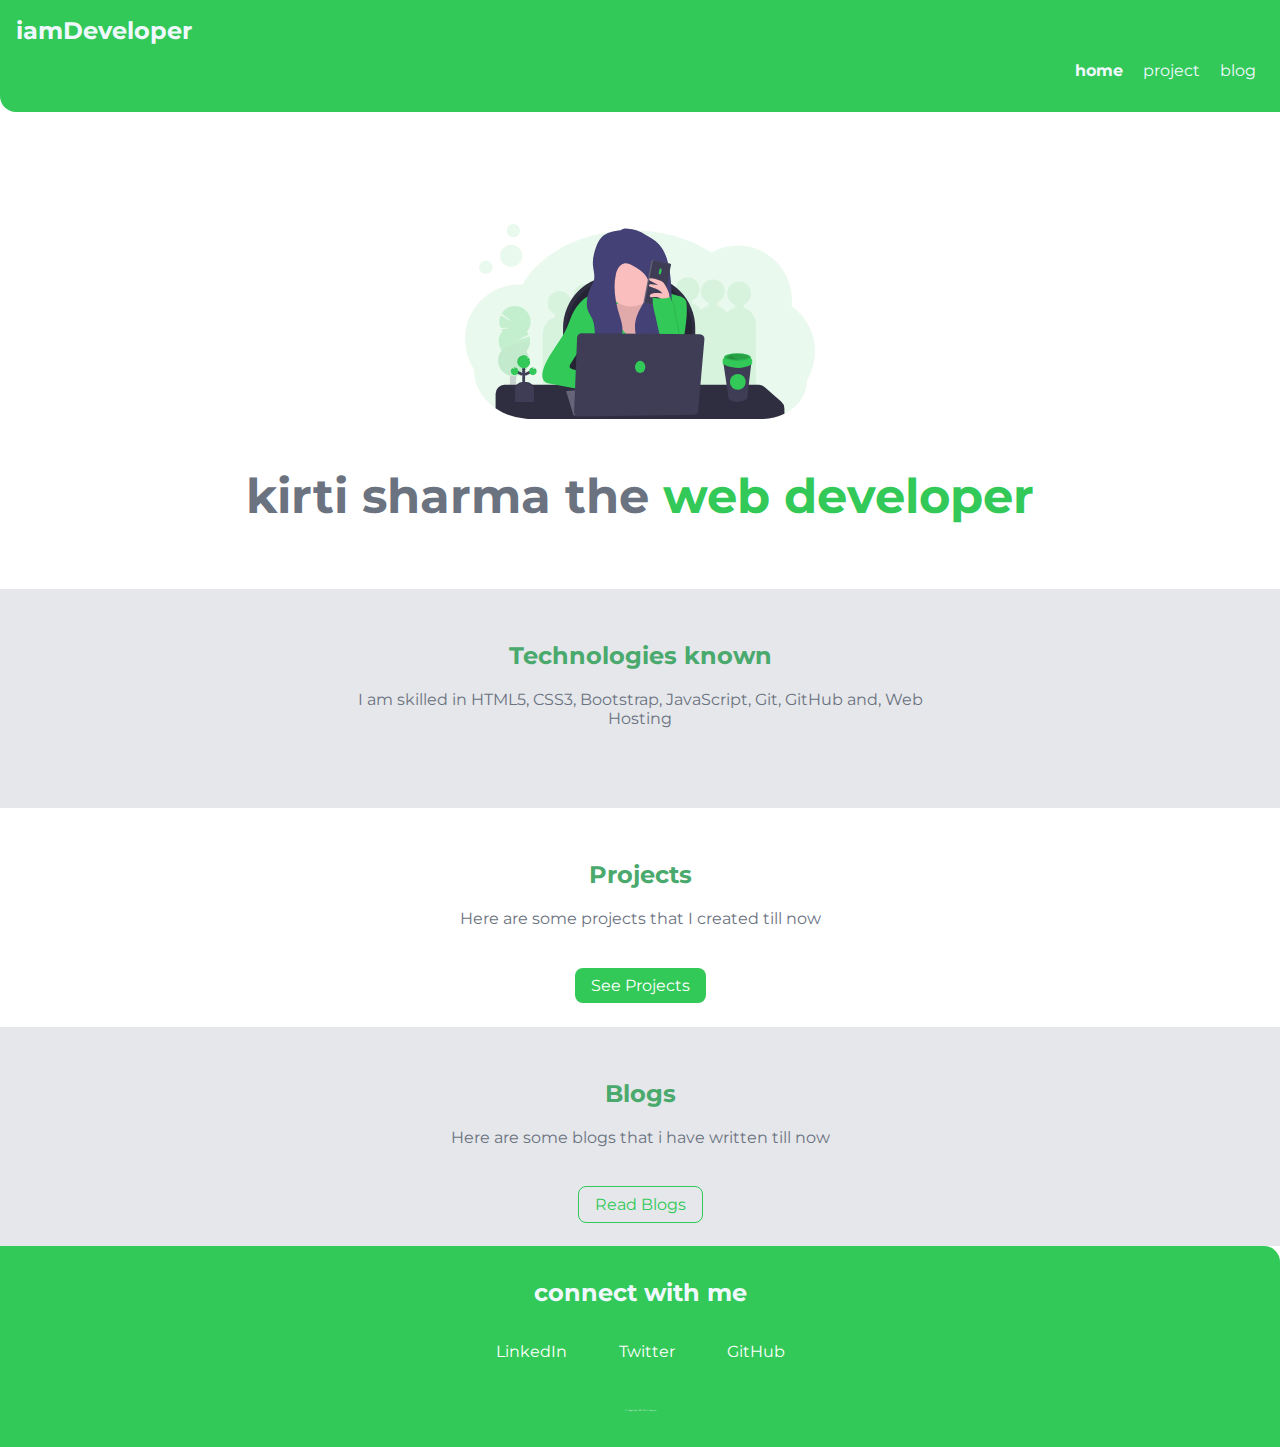
<file: index.html>
<!DOCTYPE html>
<html lang="en">
<head>
    <meta charset="UTF-8">
    <meta http-equiv="X-UA-Compatible" content="IE=edge">
    <meta name="viewport" content="width=device-width, initial-scale=1.0">
    <title>home | kirtisharma</title>

    <!-- STYLESHEET -->
    <link rel="stylesheet" href="styles.css">

    <!-- FAVICON -->
    <link rel="icon" href="favicon.ico">
    <link rel="apple-touch-icon" sizes="180x180" href="/apple-touch-icon.png">
    <link rel="icon" type="image/png" sizes="32x32" href="/favicon-32x32.png">
    <link rel="icon" type="image/png" sizes="16x16" href="/favicon-16x16.png">
    <link rel="manifest" href="/site.webmanifest">
   
</head>
<body>
   
    <!-- NAVIGATION BAR -->
<nav class="navigation container">
    <div class="iamB">iamDeveloper</div>
    <ul class="list-no-bullet nav-pills">
        <li class="list-no-bullet-inline">
            <a class="link-nav" href="index.html"> <strong>home</strong></a>
        </li>

        <li class="list-no-bullet-inline">
            <a class="link-nav" href="project.html">project</a>
        </li>

        <li class="list-no-bullet-inline">
            <a class="link-nav" href="blog.html">blog</a>
        </li>
    </ul>
</nav>

<!-- HEADER -->

<header class="hero">
    <img class="hero-img" src="images/hero.svg" alt="">
    <h1 class="hero-heading">kirti sharma the 
       <span class="span">web developer</span> </h1>
</header>

<!-- OFF-WHITE SECTION-Technologies -->

<section class="section ow">
    <div class="container-centre">
    <h2>Technologies known</h2>
    <p>I am skilled in HTML5, CSS3, Bootstrap, JavaScript, Git, GitHub and, Web Hosting</p>
    </div>
</section>

<!-- WHITE-SECTION-For projects -->

<section class="section white">
    <div class="container-centre">
        <h2>Projects</h2>
    <p>Here are some projects that I created till now</p>
</div>
<!-- PRIMARY-BUTTON -->
<div><a class="link link-primary" href="project.html">See Projects</a></div>
</section>

<!-- FOR BLOGS -->

<section class="section ow">
    <div class="container-centre">
    <h2>Blogs</h2>
    <p>Here are some blogs that i have written till now </p>
    </div>
    <!-- SECONDARY-BUTTON -->
     <div><a class="link link-secondary" href="blog.html">Read Blogs</a></div>
</section>

<!-- FOOTER-SOCIAL LINKS -->

<footer class="footer">
    <div class="footer-heading">
        connect with me
    </div>
<br>
    <ul class="list-no-bullet">
        <li class="list-no-bullet-inline">
            <a target="_blank" class="link link-primary" href="https://www.linkedin.com/in/kirti-sharma123/">LinkedIn</a>
        </li>
        <li class="list-no-bullet-inline">
            <a target="_blank" class="link link-primary" href="https://twitter.com/KirtiSh33408138">Twitter</a>
        </li>
        <li class="list-no-bullet-inline">
            <a target="_blank" class="link link-primary" href="https://github.com/kirti2602">GitHub</a>
        </li>
    </ul>
    <br>
    <small class="copyright">© Copyright 2021 Kirti Sharma</small>
</footer>
</body>
</html>
</file>
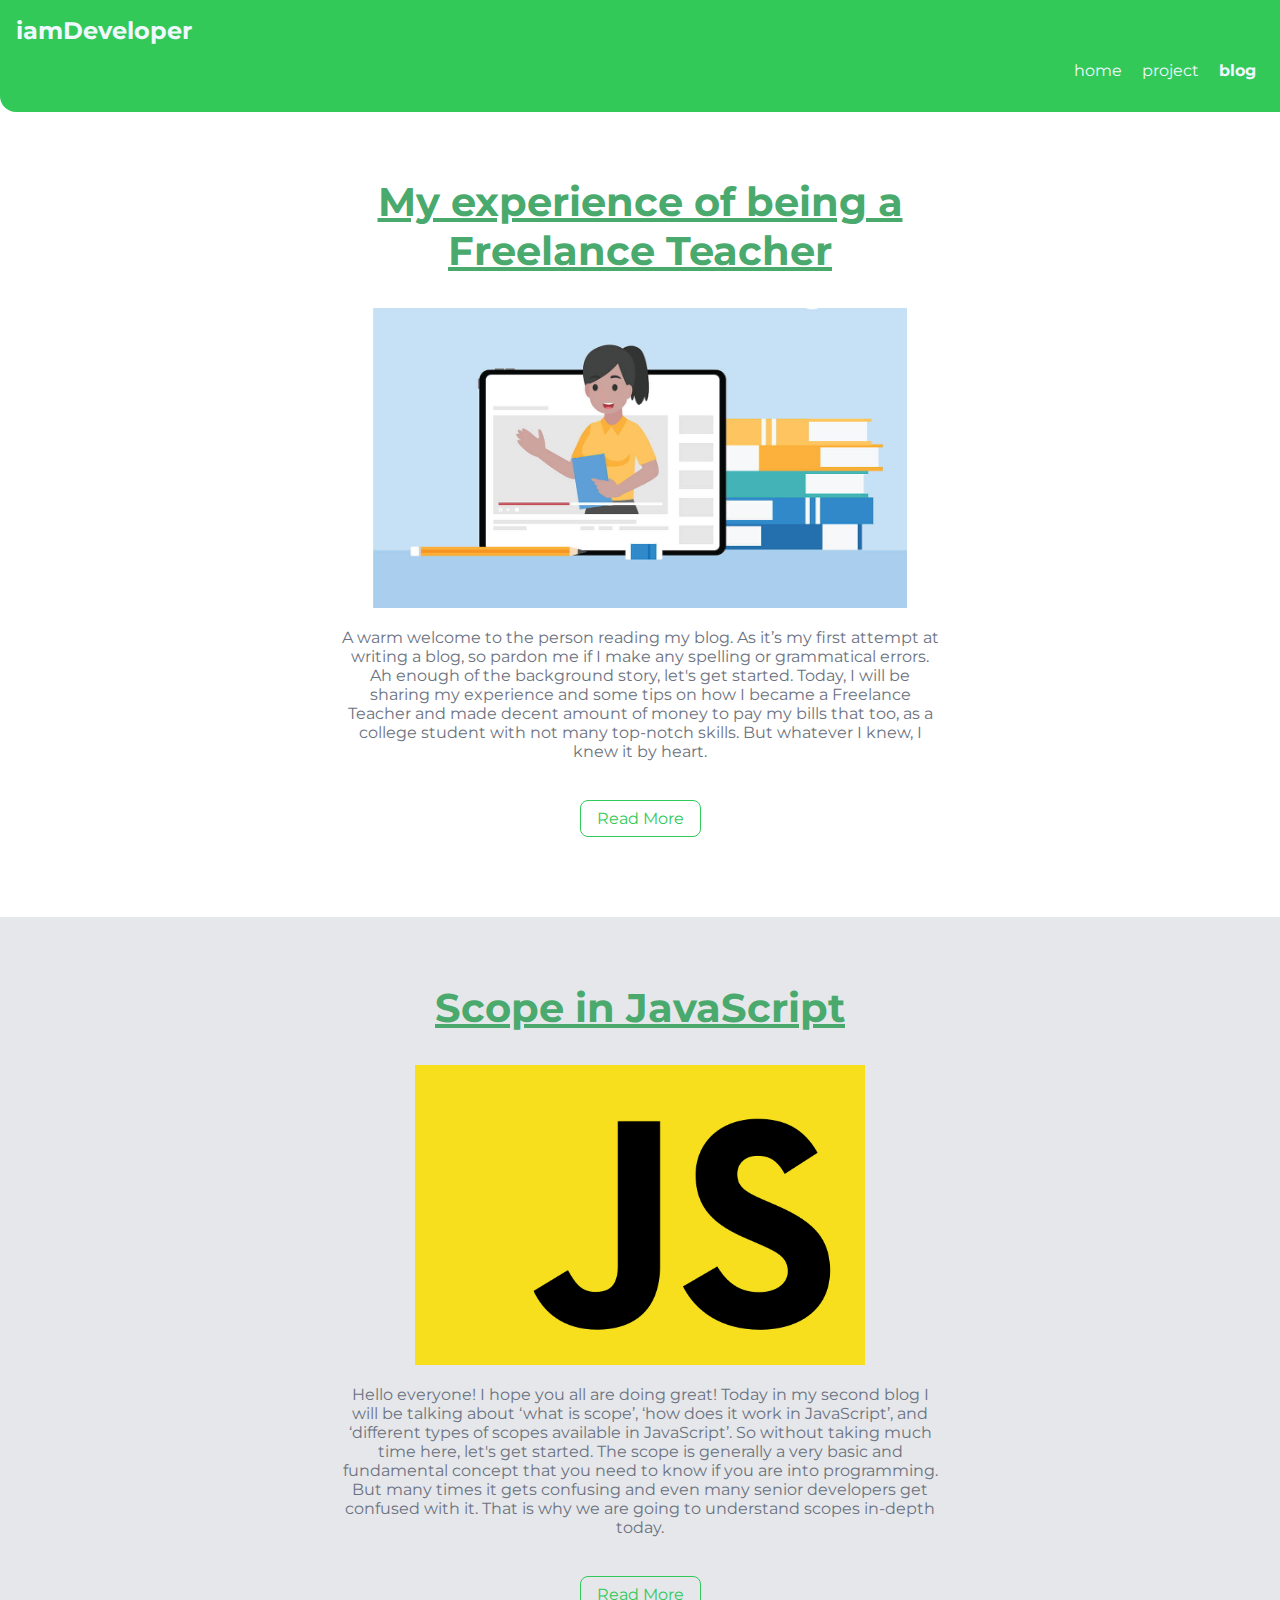
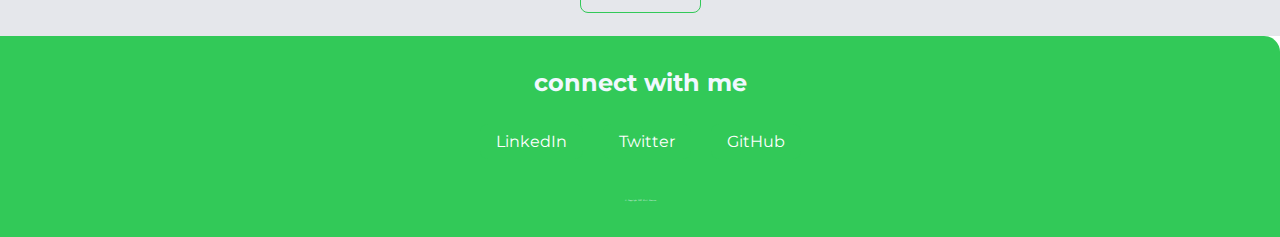
<file: blog.html>
<!DOCTYPE html>
<html lang="en">

<head>
    <meta charset="UTF-8">
    <meta http-equiv="X-UA-Compatible" content="IE=edge">
    <meta name="viewport" content="width=device-width, initial-scale=1.0">
    <title>blogs | kirtisharma
    </title>

    <!-- STYLESHEET -->
    <link rel="stylesheet" href="styles.css">

    <!-- FAVICON -->
    <link rel="icon" href="favicon.ico">
    <link rel="apple-touch-icon" sizes="180x180" href="/apple-touch-icon.png">
    <link rel="icon" type="image/png" sizes="32x32" href="/favicon-32x32.png">
    <link rel="icon" type="image/png" sizes="16x16" href="/favicon-16x16.png">
    <link rel="manifest" href="/site.webmanifest">

</head>

<body>
    <nav class="navigation container">
        <div class="iamB">iamDeveloper</div>
        <ul class="list-no-bullet nav-pills">
            <li class="list-no-bullet-inline">
                <a class="link-nav" href="index.html">home</a>
            </li>

            <li class="list-no-bullet-inline">
                <a class="link-nav" href="project.html">project</a>
            </li>

            <li class="list-no-bullet-inline">
                <a class="link-nav" href="blog.html"> <strong>blog</strong></a>
            </li>
        </ul>
    </nav>

    <!--  blog 1 -->
    <section class="section white">
        <div class="container-centre">
            <h2 style="text-decoration: underline; font-size: 2.5rem;">My experience of being a Freelance Teacher</h2>
            <img src="images/blog.jpg" alt="" height="300px">
        <p>A warm welcome to the person reading my blog. As it’s my first attempt at writing a blog, 
            so pardon me if I make any spelling or grammatical errors.
            Ah enough of the background story, let's get started.
            Today, I will be sharing my experience and some tips on how I became a Freelance Teacher and made
            decent amount of money to pay my bills that too, as a college student with not many top-notch skills. But whatever I knew, I knew it by heart.</p>
        </div>
        <div><a class="link link-secondary" href="https://medium.com/@kirti2001sharma/my-experience-of-being-a-freelance-teacher-f2d81429d81b">Read More</a></div>
    </section>
    <br><br><br>

    <!-- blog 2 -->
    <section class="section ow">
        <div class="container-centre">
             <h2 style="text-decoration: underline; font-size: 2.5rem;">Scope in JavaScript</h2>
             <img src="images/js.png" alt="" height="300px">
            <p>Hello everyone! I hope you all are doing great! Today in my second blog I will be talking about ‘what is scope’, ‘how does it work in JavaScript’, and ‘different types of scopes available in JavaScript’. So without taking much time here, let's get started.
                The scope is generally a very basic and fundamental concept that you need to know if you are into programming. But many times it gets confusing and even many senior developers get confused with it. That is why we are going to understand scopes in-depth today.</p>
        </div>

        <div><a class="link link-secondary" href="https://medium.com/@kirti2001sharma/scope-in-javascript-b9ac29ba201b">Read More</a></div>
    </section>

    <!-- FOOTER-SOCIAL LINKS -->

<footer class="footer">
    <div class="footer-heading">
        connect with me
    </div>
<br>
    <ul class="list-no-bullet">
        <li class="list-no-bullet-inline">
            <a target="_blank" class="link link-primary" href="https://www.linkedin.com/in/kirti-sharma123/">LinkedIn</a>
        </li>
        <li class="list-no-bullet-inline">
            <a target="_blank" class="link link-primary" href="https://twitter.com/KirtiSh33408138">Twitter</a>
        </li>
        <li class="list-no-bullet-inline">
            <a target="_blank" class="link link-primary" href="https://github.com/kirti2602">GitHub</a>
        </li>
    </ul>
    <br>
    <small class="copyright">© Copyright 2021 Kirti Sharma</small>
</footer>
</body>

</html>
</file>
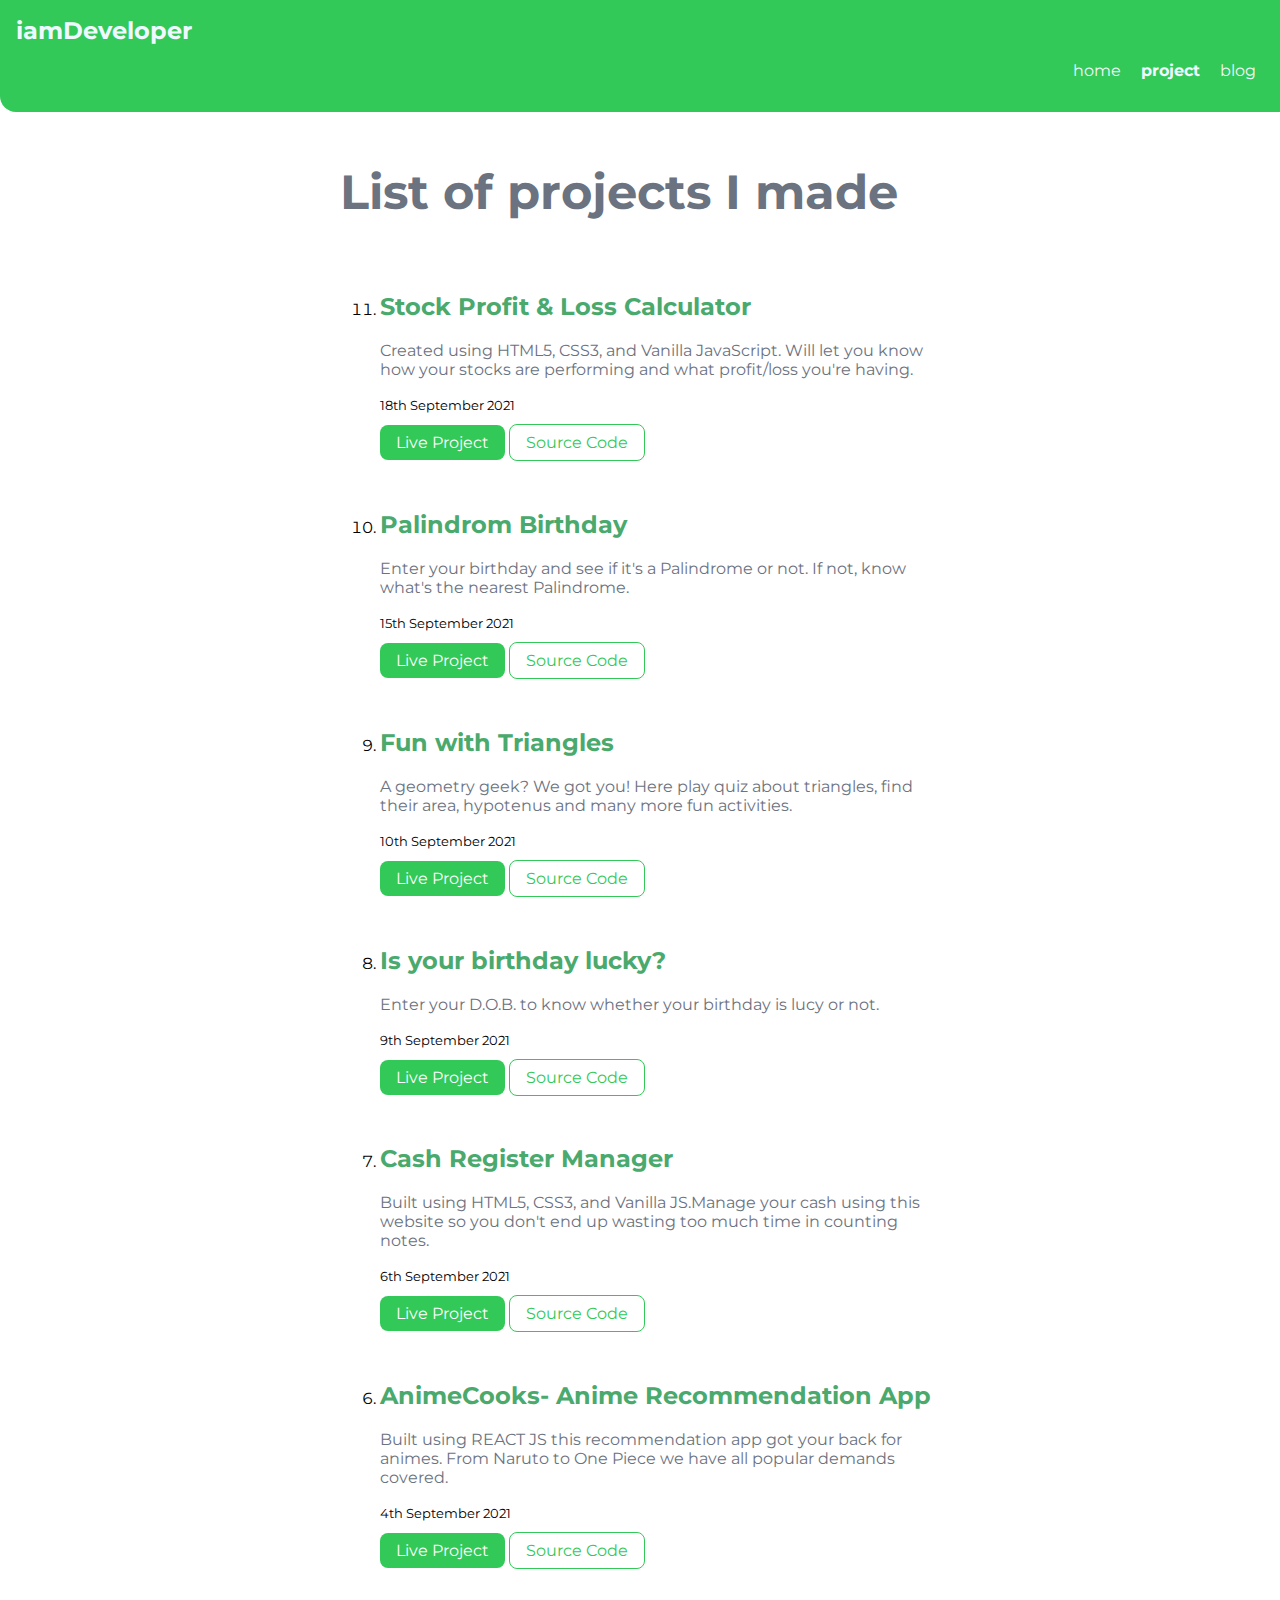
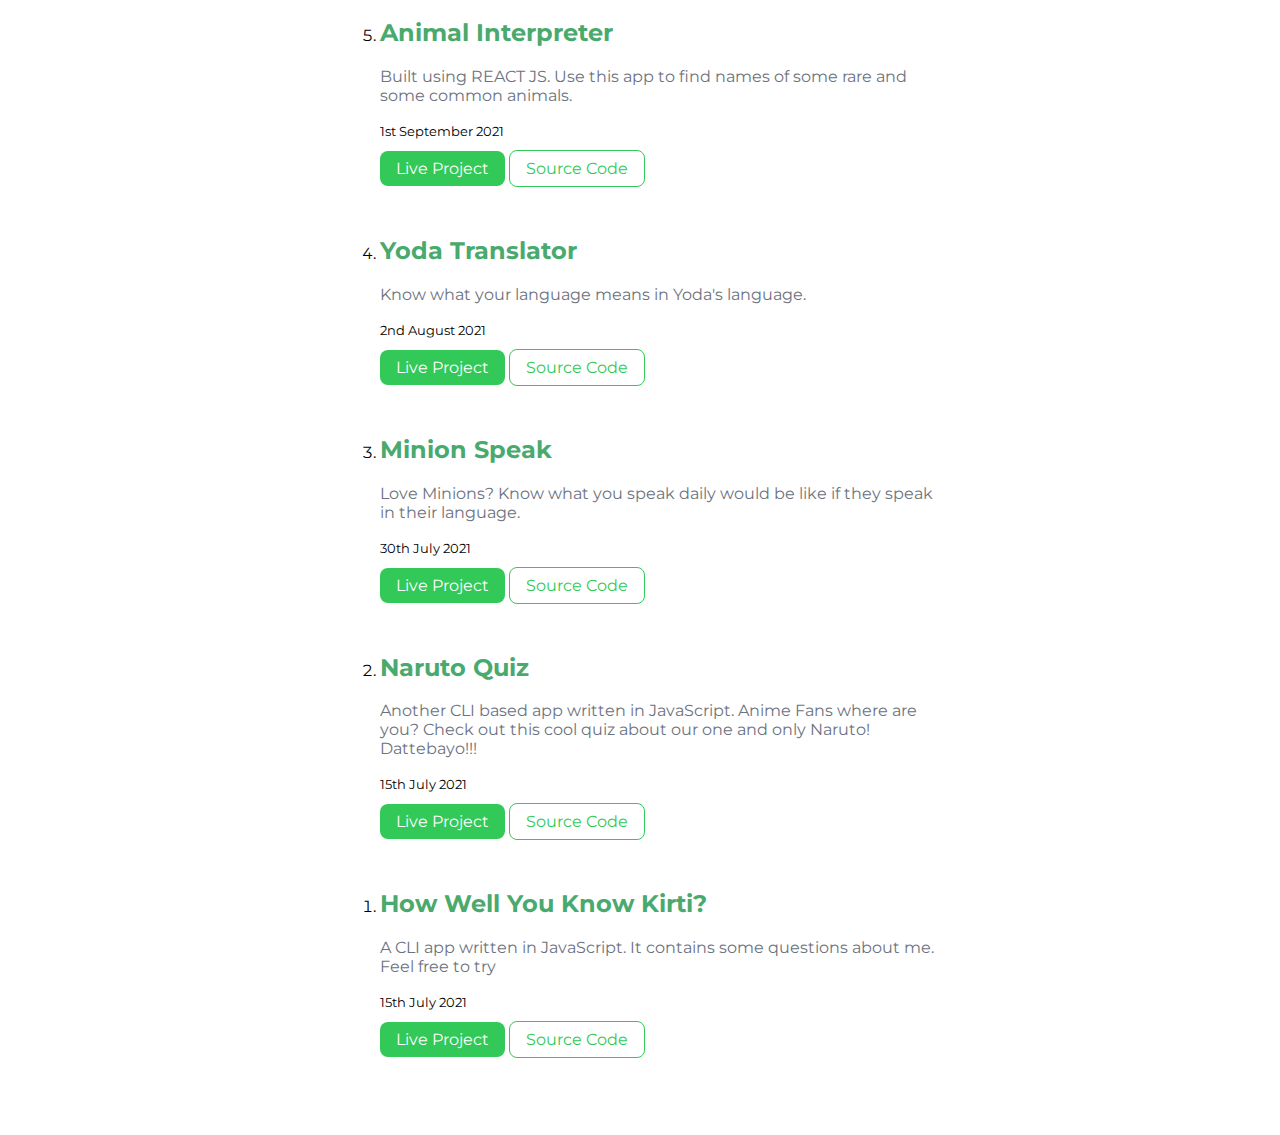
<file: project.html>
<!DOCTYPE html>
<html lang="en">

<head>
    <meta charset="UTF-8">
    <meta http-equiv="X-UA-Compatible" content="IE=edge">
    <meta name="viewport" content="width=device-width, initial-scale=1.0">
    <title>projects | kirtisharma
    </title>

    <!-- STYLESHEET -->
    <link rel="stylesheet" href="styles.css">

    <!-- FAVICON -->
    <link rel="icon" href="favicon.ico">
    <link rel="apple-touch-icon" sizes="180x180" href="/apple-touch-icon.png">
    <link rel="icon" type="image/png" sizes="32x32" href="/favicon-32x32.png">
    <link rel="icon" type="image/png" sizes="16x16" href="/favicon-16x16.png">
    <link rel="manifest" href="/site.webmanifest">

</head>

<body>
    <!-- NAVIGATION BAR -->
    <nav class="navigation container">
        <div class="iamB">iamDeveloper</div>
        <ul class="list-no-bullet nav-pills">
            <li class="list-no-bullet-inline">
                <a class="link-nav" href="index.html">home</a>
            </li>

            <li class="list-no-bullet-inline">
                <a class="link-nav" href="project.html"> <strong>project</strong> </a>
            </li>

            <li class="list-no-bullet-inline">
                <a class="link-nav" href="blog.html">blog</a>
            </li>
        </ul>
    </nav>
    <br>
    <!-- PROJECT LISTS -->
    <div class="container container-centre">
        <h1 class="project-heading">List of projects I made</h1>
        <br>
        
    <ol reversed >

        <!-- MARK 14 -->
        <li>
            <h2>Stock Profit & Loss Calculator</h2>
            <p>Created using HTML5, CSS3, and Vanilla JavaScript. Will let you know how your stocks are performing and what profit/loss you're having.</p>
            <small>18th September 2021</small>
            <br> 
            <br>
            <a  class="link link-primary" href="https://kirti2602.github.io/m14-stockPrice/">Live Project</a>
            <a  class="link link-secondary" href="https://github.com/kirti2602/m14-stockPrice">Source Code</a>
            <br>
        </li>
        <br>
        <br>

        <!-- MARK 13 -->
        <li>
            <h2>Palindrom Birthday</h2>
            <p>Enter your birthday and see if it's a Palindrome or not. If not, know what's the nearest Palindrome.</p>
            <small>15th September 2021</small>
            <br>
            <br> 
            <a  class="link link-primary" href="https://kirti2602.github.io/m13-palindrome-bday/">Live Project</a>
            <a  class="link link-secondary" href="https://github.com/kirti2602/m13-palindrome-bday">Source Code</a>
            <br>
        </li>
        <br>
        <br>

        <!-- MARK 12 -->
        <li>
            <h2>Fun with Triangles</h2>
            <p>A geometry geek? We got you! Here play quiz about triangles, find their area, hypotenus and many more fun activities.</p>
            <small>10th September 2021</small>
            <br>
            <br> 
            <a  class="link link-primary" href="https://kirti2602.github.io/m12-fun-with-triangles/">Live Project</a>
            <a  class="link link-secondary" href="https://github.com/kirti2602/m12-fun-with-triangles">Source Code</a>
            <br>
        </li>
        <br>
        <br>

        <!-- MARK 11 -->
        <li>
            <h2>Is your birthday lucky?</h2>
            <p>Enter your D.O.B. to know whether your birthday is lucy or not.</p>
            <small>9th September 2021</small>
            <br>
            <br> 
            <a  class="link link-primary" href="https://kirti2602.github.io/m11-lucky-bday/">Live Project</a>
            <a  class="link link-secondary" href="https://github.com/kirti2602/m11-lucky-bday">Source Code</a>
            <br>
        </li>
        <br>
        <br>


        <!-- MARK 10 -->
        <li>
            <h2>Cash Register Manager</h2>
            <p>Built using HTML5, CSS3, and Vanilla JS.Manage your cash using this website so you don't end up wasting too much time in counting notes.</p>
            <small>6th September 2021</small>
            <br>
            <br> 
            <a  class="link link-primary" href="https://kirti2602.github.io/m10-cash-register/">Live Project</a>
            <a  class="link link-secondary" href="https://github.com/kirti2602/m10-cash-register">Source Code</a>
            <br>
        </li>
        <br>
        <br>


        <!-- MARK 9 -->
        <li>
            <h2>AnimeCooks- Anime Recommendation App</h2>
            <p>Built using REACT JS this recommendation app got your back for animes. From Naruto to One Piece we have all popular demands covered.</p>
            <small>4th September 2021</small>
            <br>
            <br> 
            <a  class="link link-primary" href="https://kzoms.csb.app/">Live Project</a>
            <a  class="link link-secondary" href="https://github.com/kirti2602/m9-animeRecommendation">Source Code</a>
            <br>
        </li>
        <br>
        <br>

        <!-- MARK 8 -->
        <li>
            <h2>Animal Interpreter</h2>
            <p>Built using REACT JS. Use this app to find names of some rare and some common animals.</p>
            <small>1st September 2021</small>
            <br>
            <br> 
            <a  class="link link-primary" href="https://ikdu4.csb.app/">Live Project</a>
            <a  class="link link-secondary" href="https://github.com/kirti2602/m8-animalInterpreter">Source Code</a>
            <br>
        </li>
        <br>
        <br>

        <!-- MARK 7 -->
        <li>
            <h2>Yoda Translator</h2>
            <p>Know what your language means in Yoda's language.</p>
            <small>2nd August 2021</small>
            <br>
            <br> 
            <a  class="link link-primary" href="https://kirti2602.github.io/m7-yodaTranslator/">Live Project</a>
            <a  class="link link-secondary" href="https://github.com/kirti2602/m7-yodaTranslator">Source Code</a>
            <br>
        </li>
        <br>
        <br>


        <!-- MARK 6 -->
        <li>
            <h2>Minion Speak</h2>
            <p>Love Minions? Know what you speak daily would be like if they speak in their language.</p>
            <small>30th July 2021</small>
            <br>
            <br> 
            <a  class="link link-primary" href="https://marksixminionspeak.netlify.app/">Live Project</a>
            <a  class="link link-secondary" href="https://github.com/kirti2602/m6-minion-speak">Source Code</a>
            <br>
        </li>
        <br>
        <br>

        <!-- MARK 2 -->
        <li>
            <h2>Naruto Quiz</h2>
            <p>Another CLI based app written in JavaScript. Anime Fans where are you? Check out this cool quiz about our one and only Naruto! Dattebayo!!!</p>
            <small>15th July 2021</small>
            <br>
            <br> 
            <a  class="link link-primary" href="https://replit.com/@KirtiSharma3/naruto-quiz#index.js?embed=1&output=1">Live Project</a>
            <a  class="link link-secondary" href="https://github.com/kirti2602/m2-CLI-naruto-quiz">Source Code</a>
            <br>
        </li>
        <br>
        <br>

        <!-- MARK 1 -->
        <li>
            <h2>How Well You Know Kirti?</h2>
            <p>A CLI app written in JavaScript. It contains some questions about me. Feel free to try</p>
            <small>15th July 2021</small>
            <br>
            <br> 
            <a  class="link link-primary" href="https://replit.com/@KirtiSharma3/how-well-you-know-me#index.js?embed=1&output=1">Live Project</a>
            <a  class="link link-secondary" href="https://github.com/kirti2602/m1-CLI-how-well-you-know-me">Source Code</a>
            <br>
        </li>
        <br>
        <br>
        





        </ol>
    </div>
</body>

</html>
</file>
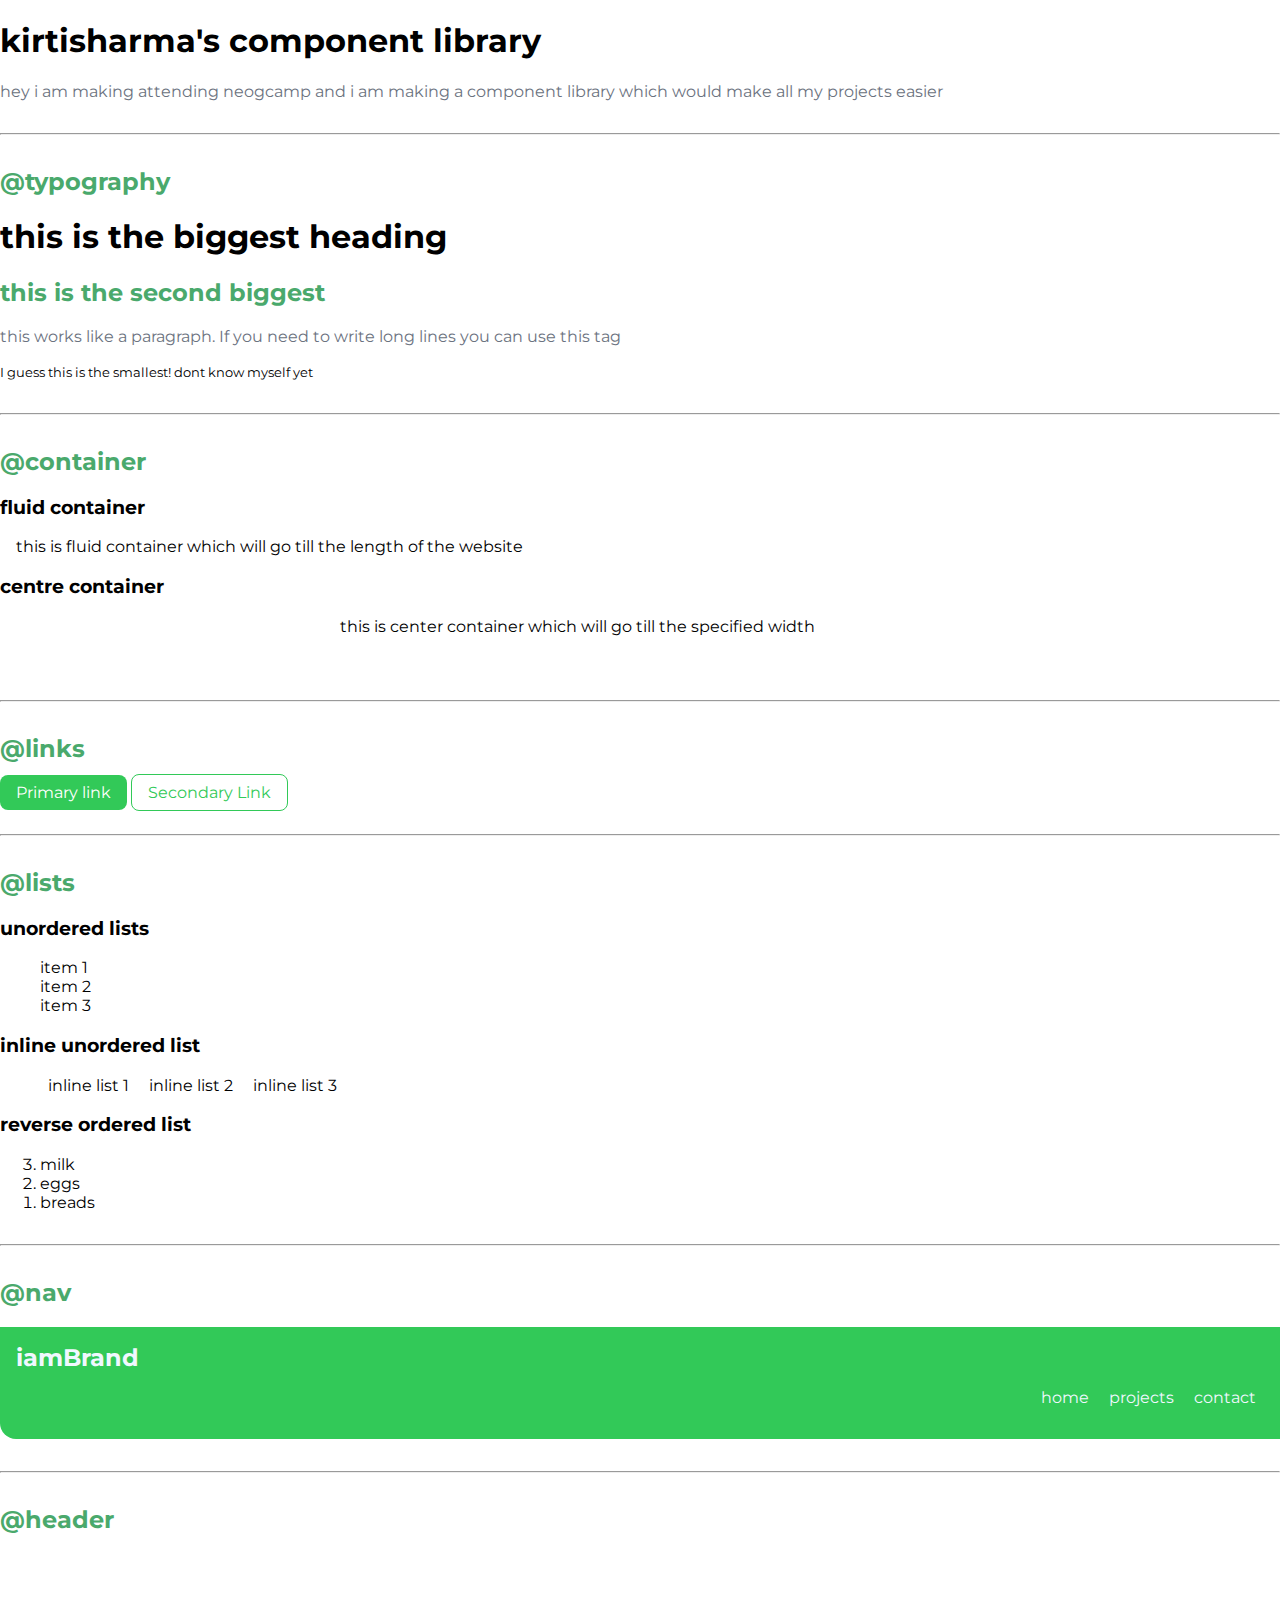
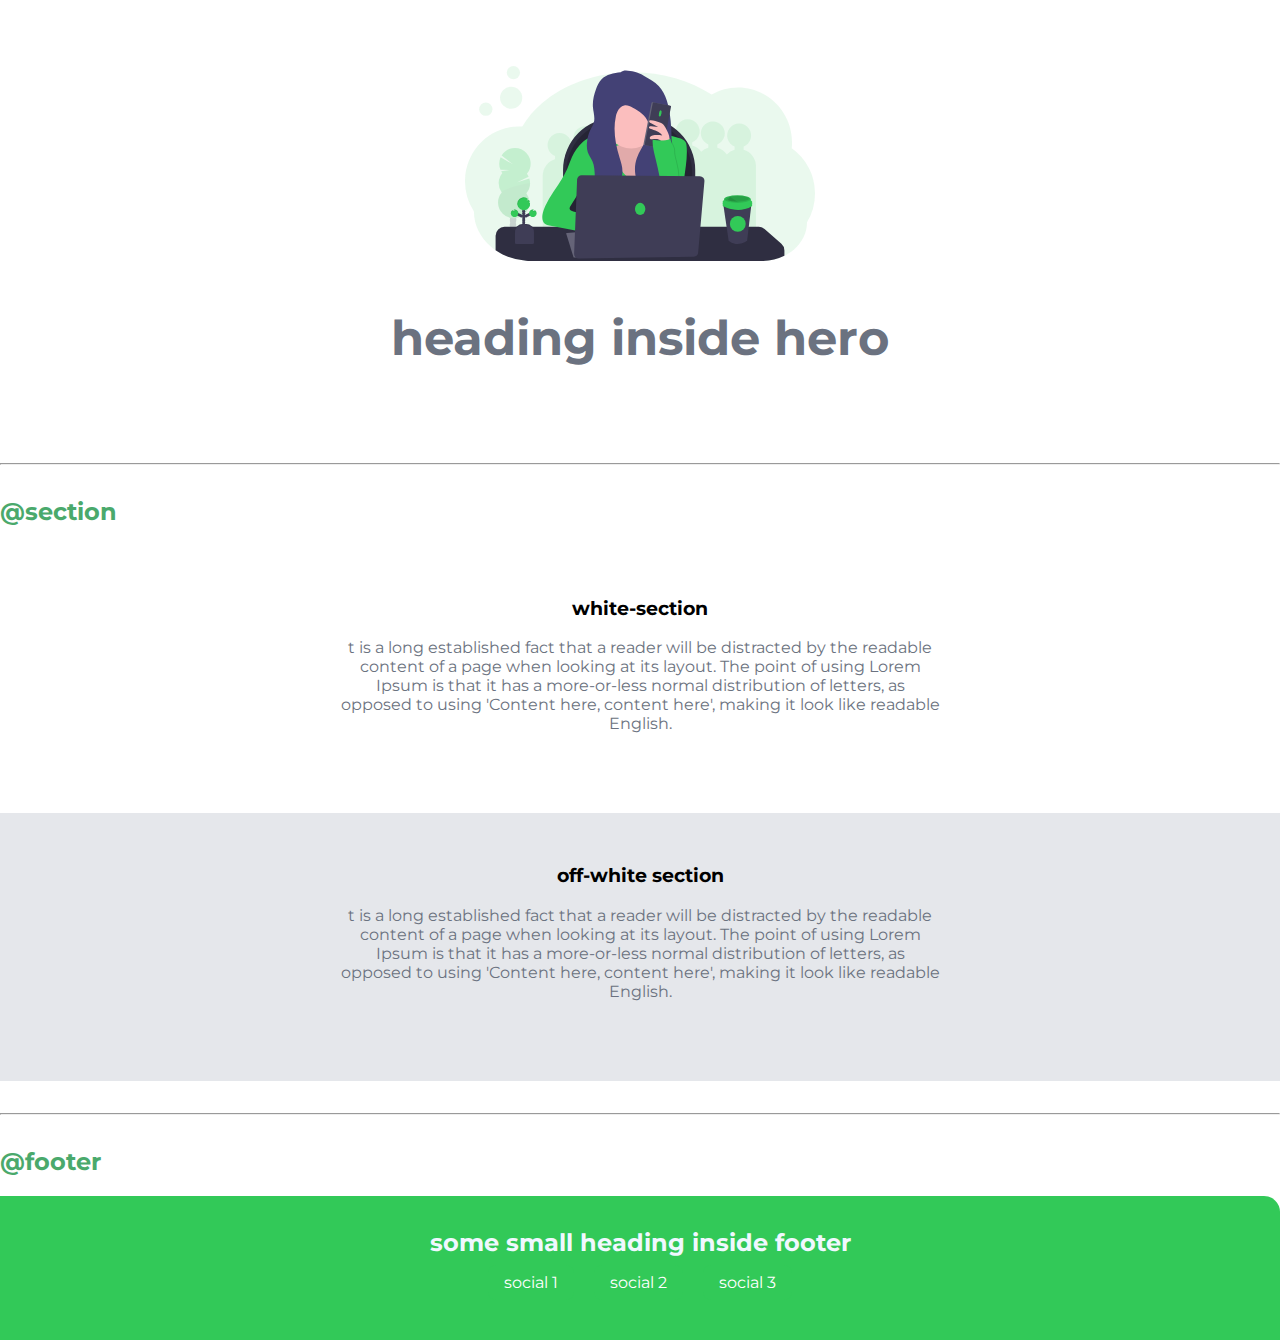
<file: lib/components.html>
<!DOCTYPE html>
<html lang="en">
<head>
    <meta charset="UTF-8">
    <meta http-equiv="X-UA-Compatible" content="IE=edge">
    <meta name="viewport" content="width=device-width, initial-scale=1.0">
    <title>component library</title>

    <!-- CSS is linked here! -->
    <link rel="stylesheet" href="/styles.css">
</head>

<body>
<h1>kirtisharma's component library</h1>    
<p>hey i am making attending neogcamp and i am making a component library which would make all my projects easier</p>
<hr>

<h2>@typography</h2>

<h1>this is the biggest heading</h1>
<h2>this is the second biggest </h2>
<p>this works like a paragraph. If you need to write long lines you can use this tag</p>
<small>I guess this is the smallest! dont know myself yet</small>

<hr>

<h2>@container</h2>

<h3>fluid container</h3>
<div class="container container-fluid"> this is fluid container which will go till the length of the website </div>

<h3>centre container</h3>
<div class="container container-centre"> this is center container which will go till the specified width</div>

<hr>

<h2>@links</h2>
<a class="link link-primary" href="/">Primary link</a>
<a class="link link-secondary" href="/">Secondary Link</a>

<hr>

<h2>@lists</h2>
<h3>unordered lists</h3>
<ul class="list-no-bullet">
    <li>item 1</li>
    <li>item 2</li>
    <li>item 3</li>
</ul>

<h3>inline unordered list</h3>
<ul class="list-no-bullet">
    <li class="list-no-bullet-inline">inline list 1</li>
    <li class="list-no-bullet-inline">inline list 2</li>
    <li class="list-no-bullet-inline">inline list 3</li>
</ul>

<h3>reverse ordered list</h3>
<ol reversed>
    <li>milk</li>
    <li>eggs</li>
    <li>breads</li>
</ol>

<hr>

<h2>@nav</h2>
<nav class="navigation container">
    <div class="iamB">iamBrand</div>
    <ul class="list-no-bullet nav-pills">
        <li class="list-no-bullet-inline">
            <a class="link-nav" href="">home</a>
        </li>

        <li class="list-no-bullet-inline">
            <a class="link-nav" href="">projects</a>
        </li>

        <li class="list-no-bullet-inline">
            <a class="link-nav" href="">contact</a>
        </li>
    </ul>
   
</nav>

<hr>

<h2>@header</h2>
<header class="hero">
    <img class="hero-img" src="/images/hero.svg" alt="">
    <h1 class="hero-heading">heading inside hero</h1>
</header>

<hr>

<h2>@section</h2>
<section class="section white">
    <div class="container-centre">
        <h3>white-section</h3>
    <p>t is a long established fact that a reader will be distracted by the readable content of a page when looking at its layout. The point of using Lorem Ipsum is that it has a more-or-less normal distribution of letters, as opposed to using 'Content here, content here', making it look like readable English. </p>
</div>
</section>

<section class="section ow">
    <div class="container-centre">
    <h3>off-white section</h3>
    <p>t is a long established fact that a reader will be distracted by the readable content of a page when looking at its layout. The point of using Lorem Ipsum is that it has a more-or-less normal distribution of letters, as opposed to using 'Content here, content here', making it look like readable English. </p>
    </div>
</section>

<hr>

<h2>@footer</h2>
<footer class="footer">
    <div class="footer-heading">
        some small heading inside footer
    </div>

    <ul class="list-no-bullet">
        <li class="list-no-bullet-inline">
            <a class="link link-primary" href="">social 1</a>
        </li>
        <li class="list-no-bullet-inline">
            <a class="link link-primary" href="">social 2</a>
        </li>
        <li class="list-no-bullet-inline">
            <a class="link link-primary" href="">social 3</a>
        </li>
    </ul>
</footer>

</body>
</html>
</file>
<file: styles.css>
@import url('https://fonts.googleapis.com/css2?family=Montserrat:wght@400;700&display=swap');

:root{
--primary-color: #32C958;
--light-green: #4aa96c;
--grey-color: #6B7280;
--off-white: #E5E7EB
}


body{
    font-family: 'Montserrat', sans-serif;
    margin: 0px;
}

/* containers */
.container{
    padding-left: 1rem;
    padding-right: 1rem;
}

.container-centre{
    max-width: 600px;
    margin: auto;
    padding-bottom: 2rem;
}

.section-white{
    margin-bottom: 2rem;
}


hr{
margin: 2rem 0rem;
}

/* links */

.link{
    text-decoration: none;
    padding: 0.5rem 1rem;
    border-radius: 0.5rem;
}
.link:hover{
    color: var(--grey-color);
    font-weight: bold;
}
.link-primary{
    background-color:var(--primary-color);
    color: white;
    margin-top: 1rem;
}
.link-secondary{
    border: 1px solid var(--primary-color);
    color: var(--primary-color);
    margin-top: 1rem;
}

/* lists */

.list-no-bullet{
    list-style: none;
}

.list-no-bullet-inline{
    display: inline;
    padding: 0rem 0.5rem;
}

/* Navbar */

.navigation{
    background-color: var(--primary-color);
    color: aliceblue;
    padding: 1rem;
    border-bottom-left-radius: 1rem;
}

/* For links inside nav */
.link-nav{
color: aliceblue;
text-decoration: none;
}

.nav-pills{
    text-align: right;
}

.iamB{
    font-weight: bold;
    font-size: 1.5rem;
}

/* Header */

.hero{
    padding: 2rem;
    padding-bottom: 2rem;
    padding-top: 7rem;
}

.hero-img{
    max-width: 350px;
    display: block;
    margin: auto;
}

.hero-heading{
    font-size: 3rem;
    color: var(--grey-color);
    padding-top: 1rem;
    text-align: center;
}

.span{
    color: var(--primary-color);
}

/* section */

.section{
    padding: 2rem;
    text-align: center;
}

.ow{
background-color: var(--off-white);

}

/* Footer */

.footer{
    background-color: var(--primary-color);
    padding-top: 2rem;
    padding-bottom: 2rem;
    text-align: center;
    color: aliceblue;
    border-top-right-radius: 1rem;
}

.footer ul{
    padding-inline-start: 0px;
}

.footer-heading{
    font-weight: bold;
    font-size: 1.5rem;
}


h2{
    color: var(--light-green);
}

p{
    color: var(--grey-color);
}

.copyright{
    font-size: 2px;
}

/* PROJECTS */
.project-heading{
    color: var(--grey-color);
    font-size: 3rem;
}
</file>
